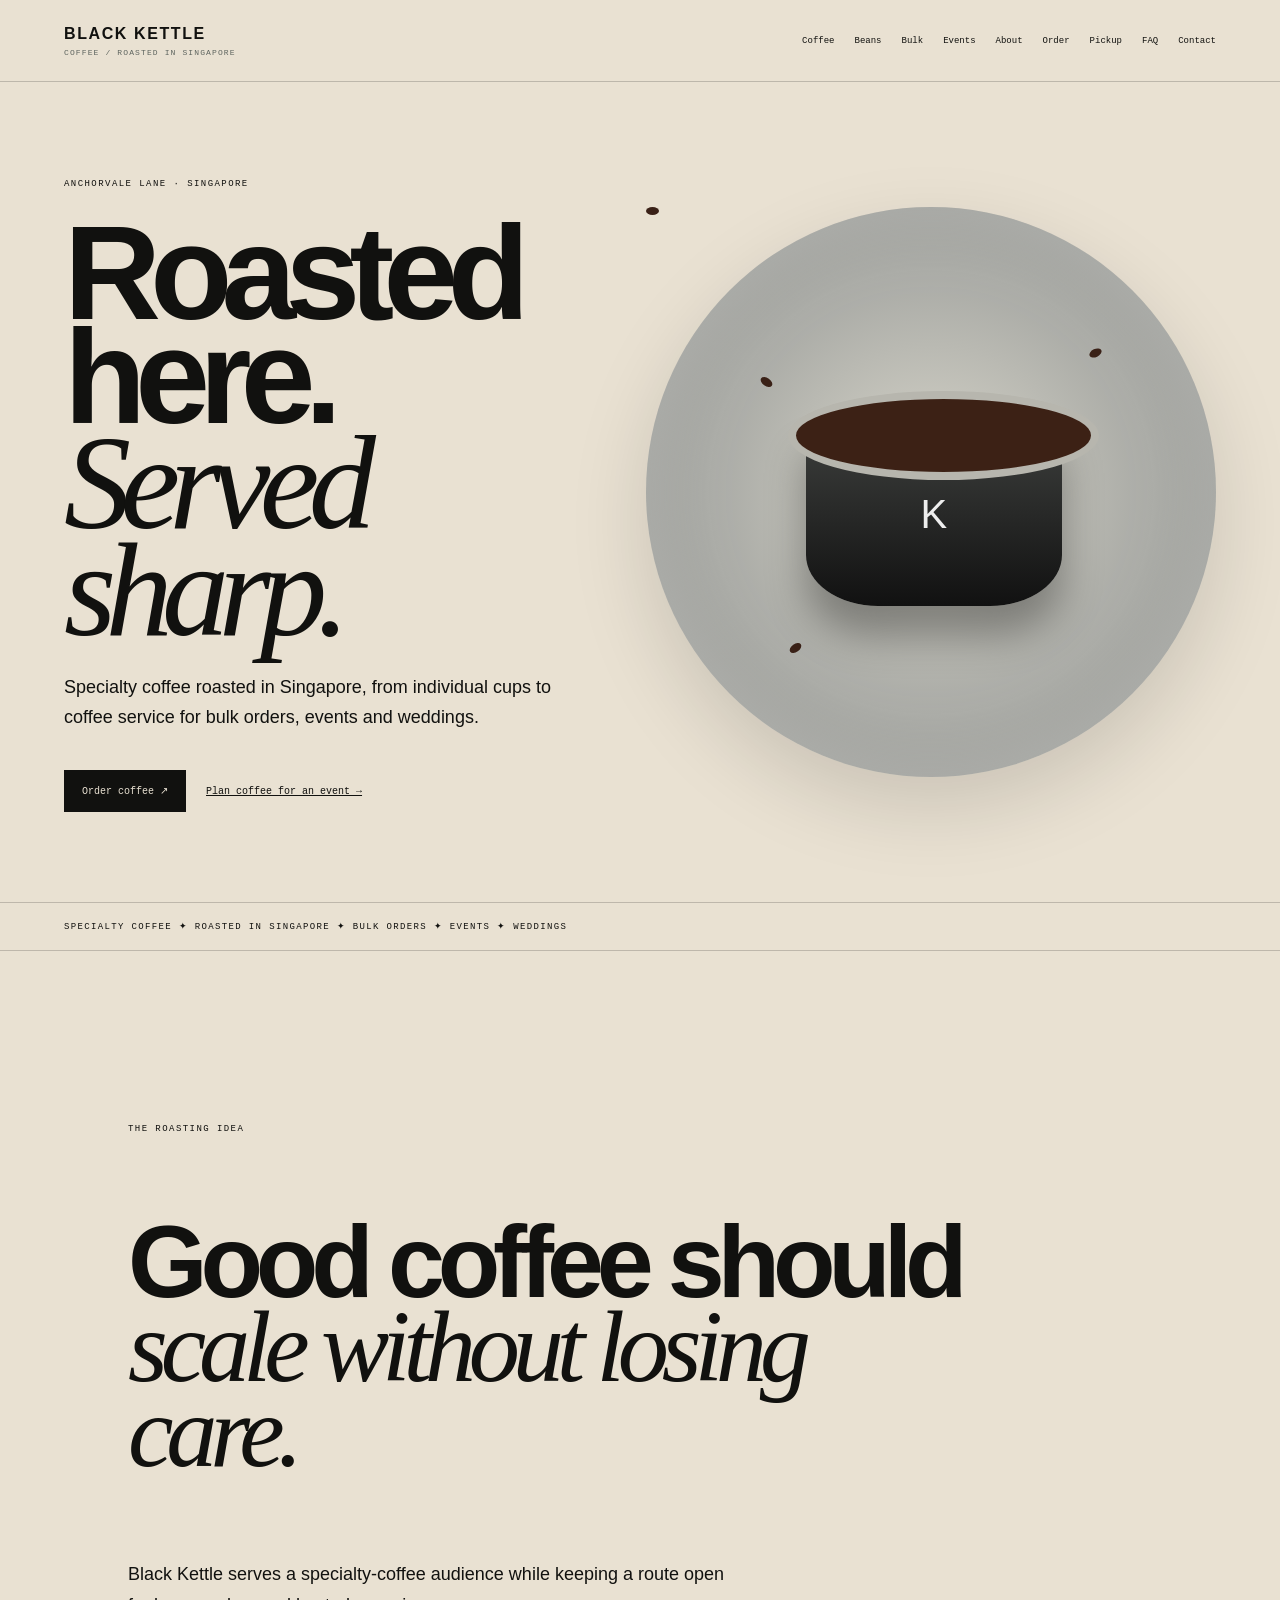
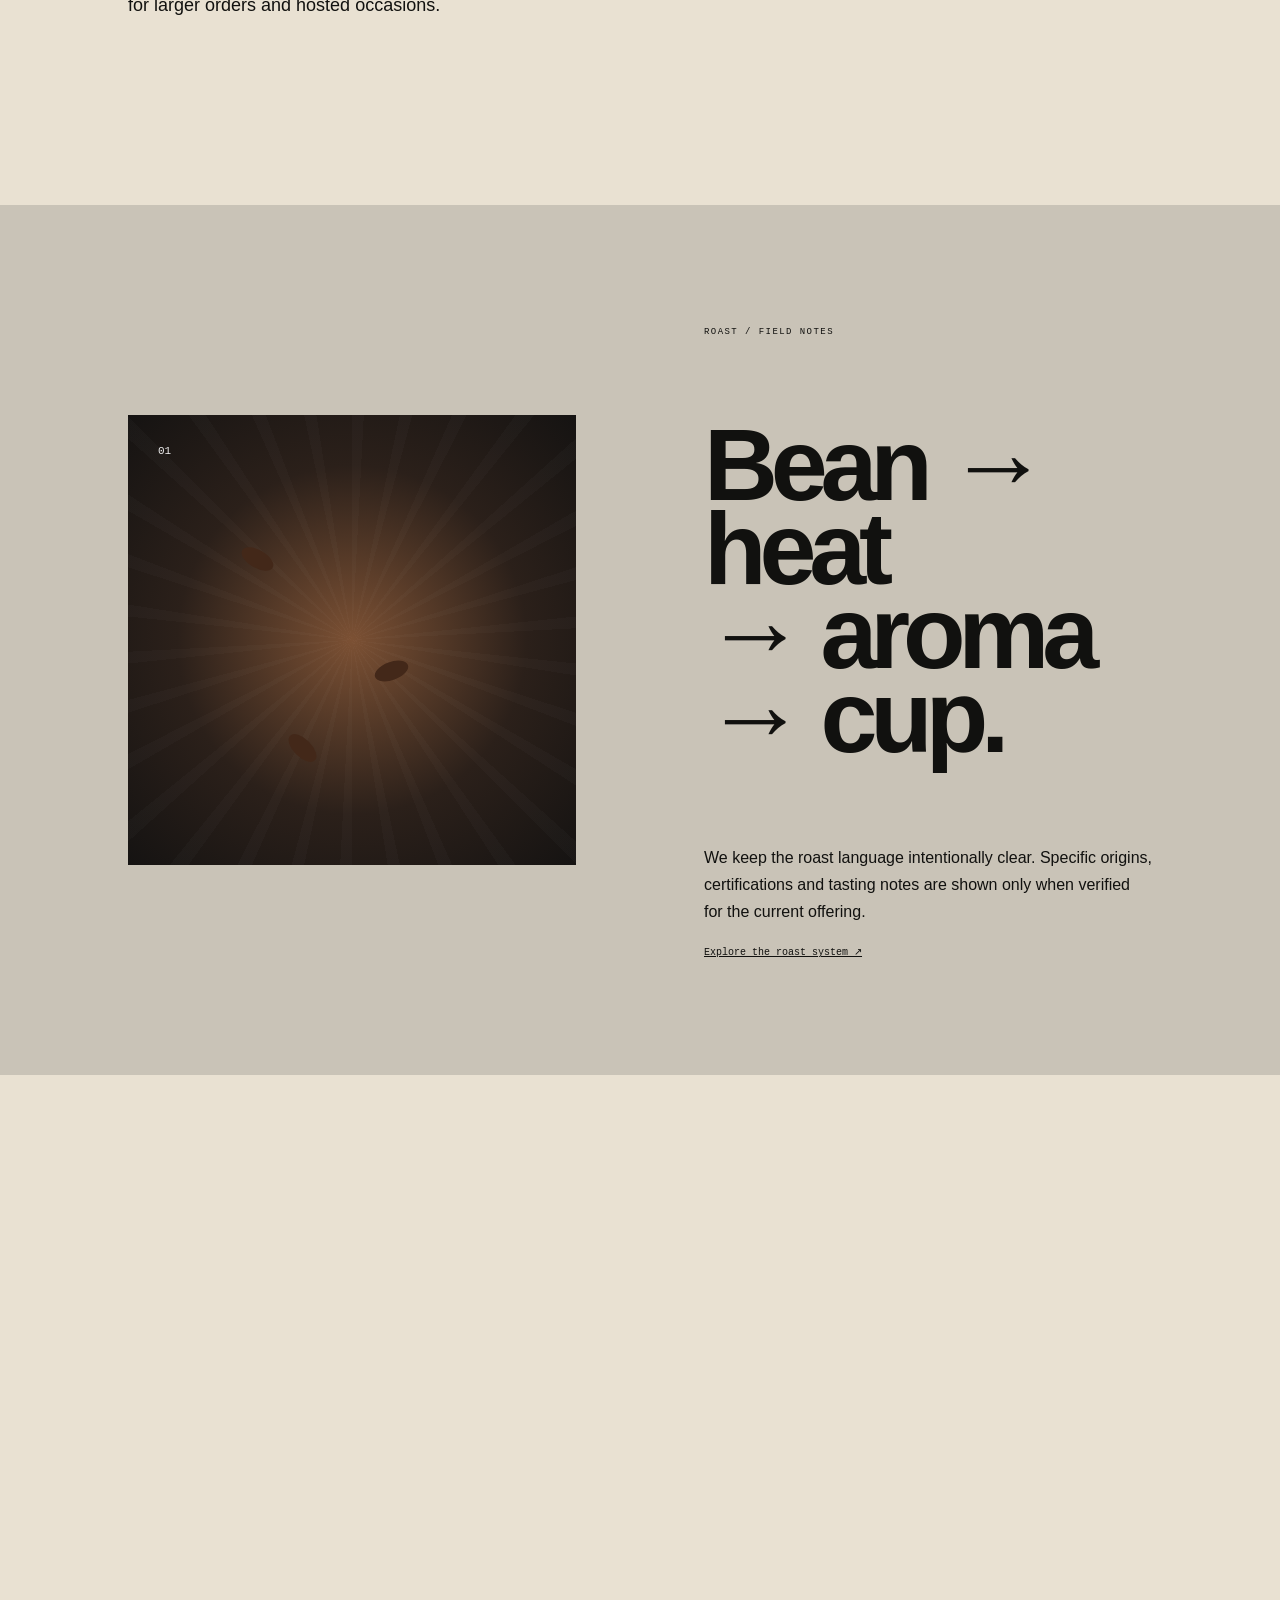
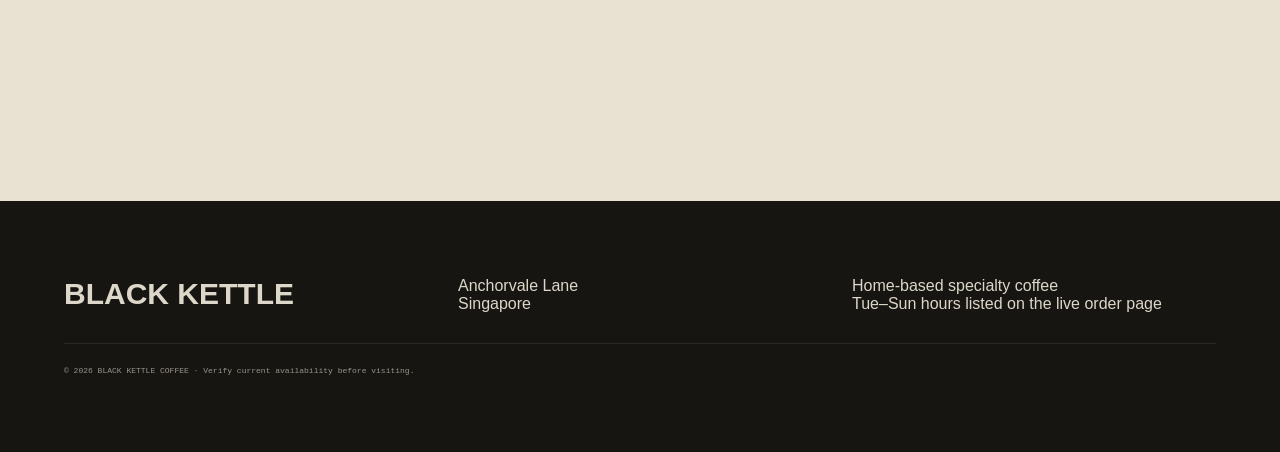
<file: index.html>
<!doctype html><html lang="en"><head><meta charset="utf-8"><meta name="viewport" content="width=device-width,initial-scale=1"><meta name="description" content="Black Kettle Coffee — specialty coffee roasted in Singapore, with bulk, event and wedding coffee services."><title>Black Kettle Coffee — Roasted in Singapore</title><link rel="stylesheet" href="css/style.css"></head><body><div class="loader">BLACK KETTLE / 01</div><header><a class="brand" href="index.html">BLACK KETTLE<small>COFFEE / ROASTED IN SINGAPORE</small></a><button id="toggle">MENU</button><nav><a href="menu.html">Coffee</a><a href="beans.html">Beans</a><a href="bulk.html">Bulk</a><a href="events.html">Events</a><a href="about.html">About</a><a href="order.html">Order</a><a href="pickup.html">Pickup</a><a href="faq.html">FAQ</a><a href="contact.html">Contact</a></nav></header><main><section class="hero"><div><small>ANCHORVALE LANE · SINGAPORE</small><h1>Roasted<br>here.<br><i>Served sharp.</i></h1><p>Specialty coffee roasted in Singapore, from individual cups to coffee service for bulk orders, events and weddings.</p><a class="btn" href="order.html">Order coffee ↗</a><a class="ghost" href="events.html">Plan coffee for an event →</a></div><div class="beanfield"><div class="kettle">K</div><span></span><span></span><span></span><span></span></div></section><div class="ticker">SPECIALTY COFFEE ✦ ROASTED IN SINGAPORE ✦ BULK ORDERS ✦ EVENTS ✦ WEDDINGS</div><section class="manifesto reveal"><small>THE ROASTING IDEA</small><h2>Good coffee should<br><i>scale without losing care.</i></h2><p>Black Kettle serves a specialty-coffee audience while keeping a route open for larger orders and hosted occasions.</p></section><section class="roast reveal"><div class="roast-stage"><b>01</b><i></i><i></i><i></i></div><div><small>ROAST / FIELD NOTES</small><h2>Bean → heat<br>→ aroma → cup.</h2><p>We keep the roast language intentionally clear. Specific origins, certifications and tasting notes are shown only when verified for the current offering.</p><a href="beans.html">Explore the roast system ↗</a></div></section><section class="event-band reveal"><small>SECOND REVENUE LANE</small><h2>One kettle.<br><i>Many good moments.</i></h2><a class="btn light" href="events.html">Plan an event ↗</a></section></main><footer><strong>BLACK KETTLE</strong><div>Anchorvale Lane<br>Singapore</div><div>Home-based specialty coffee<br>Tue–Sun hours listed on the live order page</div><small>© 2026 BLACK KETTLE COFFEE · Verify current availability before visiting.</small></footer><script src="js/app.js"></script>
</file>
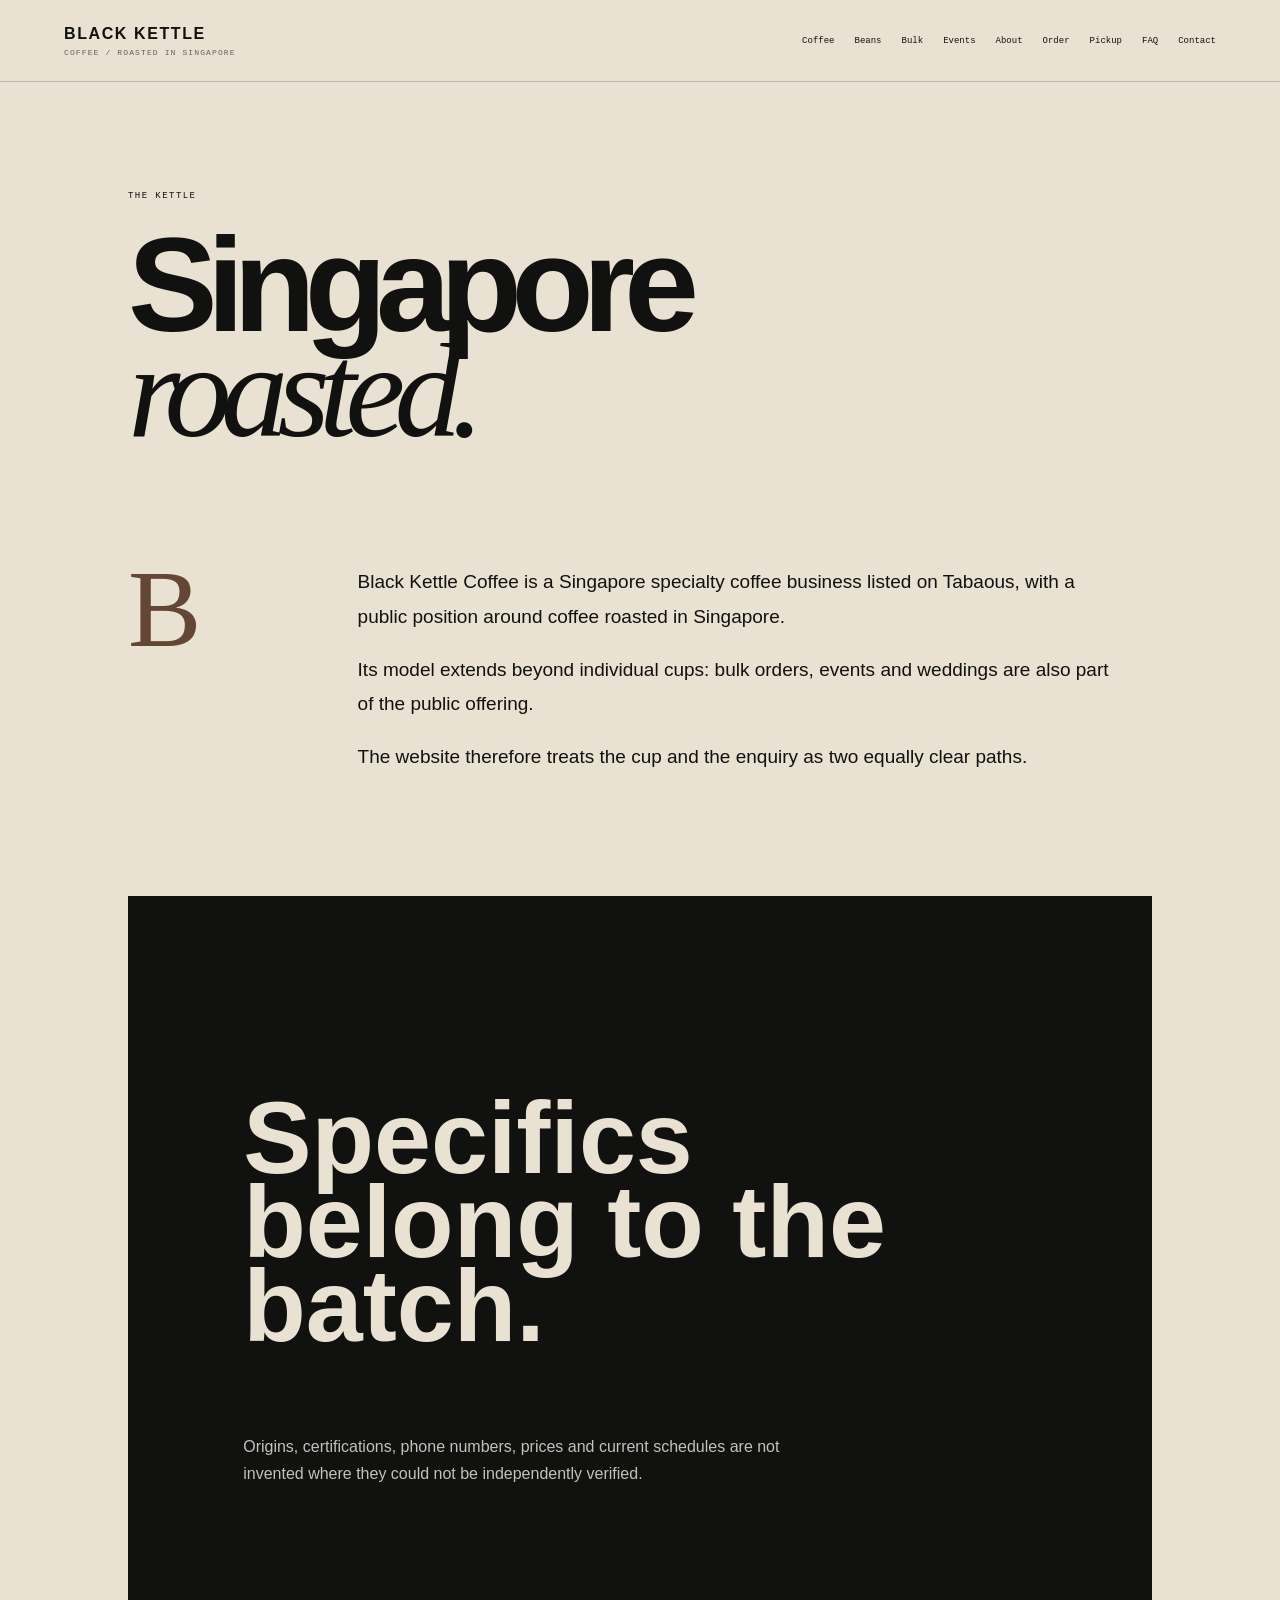
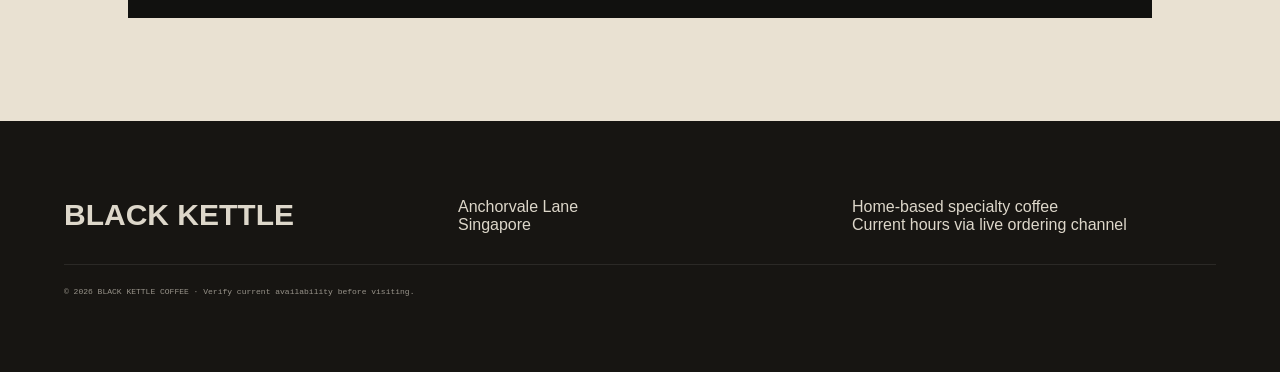
<file: about.html>
<!doctype html><html><head><meta charset="utf-8"><meta name="viewport" content="width=device-width,initial-scale=1"><title>About — Black Kettle</title><link rel="stylesheet" href="css/style.css"></head><body><header><a class="brand" href="index.html">BLACK KETTLE<small>COFFEE / ROASTED IN SINGAPORE</small></a><button id="toggle">MENU</button><nav><a href="menu.html">Coffee</a><a href="beans.html">Beans</a><a href="bulk.html">Bulk</a><a href="events.html">Events</a><a href="about.html">About</a><a href="order.html">Order</a><a href="pickup.html">Pickup</a><a href="faq.html">FAQ</a><a href="contact.html">Contact</a></nav></header><main class="inner"><small>THE KETTLE</small><h1>Singapore<br><i>roasted.</i></h1><div class="story reveal"><p>B</p><div><p>Black Kettle Coffee is a Singapore specialty coffee business listed on Tabaous, with a public position around coffee roasted in Singapore.</p><p>Its model extends beyond individual cups: bulk orders, events and weddings are also part of the public offering.</p><p>The website therefore treats the cup and the enquiry as two equally clear paths.</p></div></div><section class="dark"><h2>Specifics<br>belong to the batch.</h2><p>Origins, certifications, phone numbers, prices and current schedules are not invented where they could not be independently verified.</p></section></main><footer><strong>BLACK KETTLE</strong><div>Anchorvale Lane<br>Singapore</div><div>Home-based specialty coffee<br>Current hours via live ordering channel</div><small>© 2026 BLACK KETTLE COFFEE · Verify current availability before visiting.</small></footer><script src="js/app.js"></script></body></html>
</file>
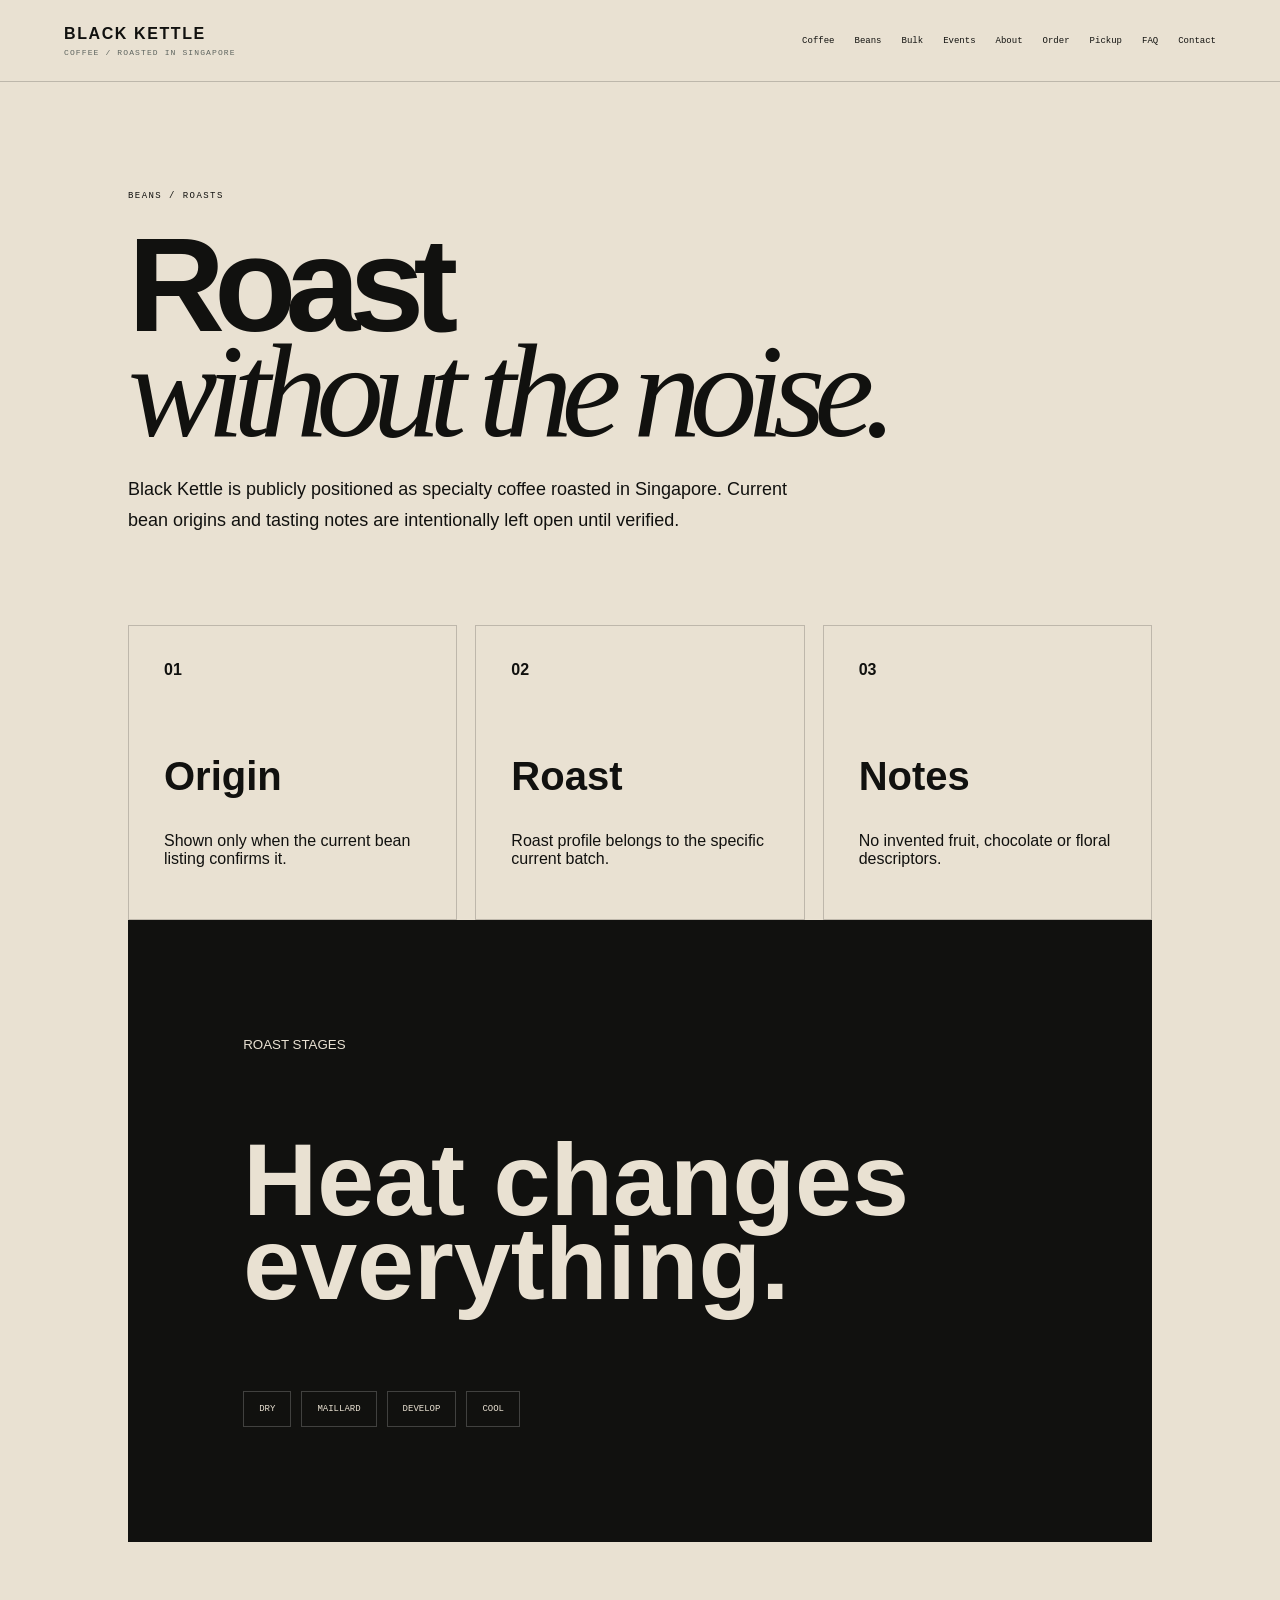
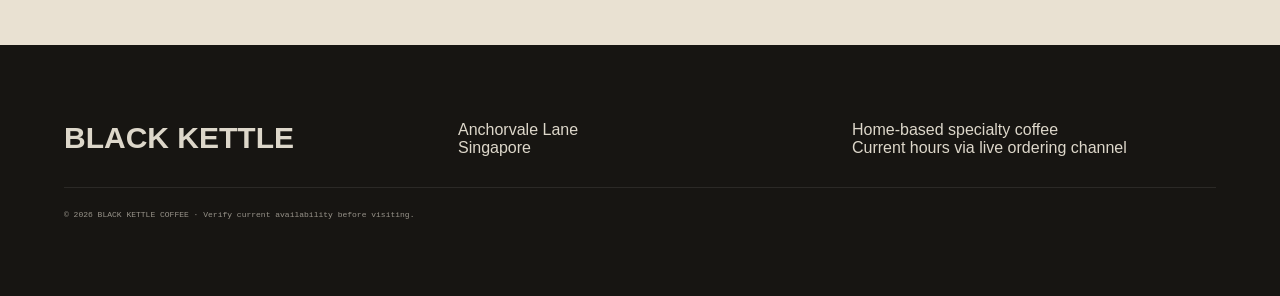
<file: beans.html>
<!doctype html><html><head><meta charset="utf-8"><meta name="viewport" content="width=device-width,initial-scale=1"><title>Beans & Roasts — Black Kettle</title><link rel="stylesheet" href="css/style.css"></head><body><header><a class="brand" href="index.html">BLACK KETTLE<small>COFFEE / ROASTED IN SINGAPORE</small></a><button id="toggle">MENU</button><nav><a href="menu.html">Coffee</a><a href="beans.html">Beans</a><a href="bulk.html">Bulk</a><a href="events.html">Events</a><a href="about.html">About</a><a href="order.html">Order</a><a href="pickup.html">Pickup</a><a href="faq.html">FAQ</a><a href="contact.html">Contact</a></nav></header><main class="inner"><small>BEANS / ROASTS</small><h1>Roast<br><i>without the noise.</i></h1><p>Black Kettle is publicly positioned as specialty coffee roasted in Singapore. Current bean origins and tasting notes are intentionally left open until verified.</p><div class="roast-grid"><article><b>01</b><h2>Origin</h2><p>Shown only when the current bean listing confirms it.</p></article><article><b>02</b><h2>Roast</h2><p>Roast profile belongs to the specific current batch.</p></article><article><b>03</b><h2>Notes</h2><p>No invented fruit, chocolate or floral descriptors.</p></article></div><section class="dark"><small>ROAST STAGES</small><h2>Heat changes<br>everything.</h2><div class="stages"><span>DRY</span><span>MAILLARD</span><span>DEVELOP</span><span>COOL</span></div></section></main><footer><strong>BLACK KETTLE</strong><div>Anchorvale Lane<br>Singapore</div><div>Home-based specialty coffee<br>Current hours via live ordering channel</div><small>© 2026 BLACK KETTLE COFFEE · Verify current availability before visiting.</small></footer><script src="js/app.js"></script></body></html>
</file>
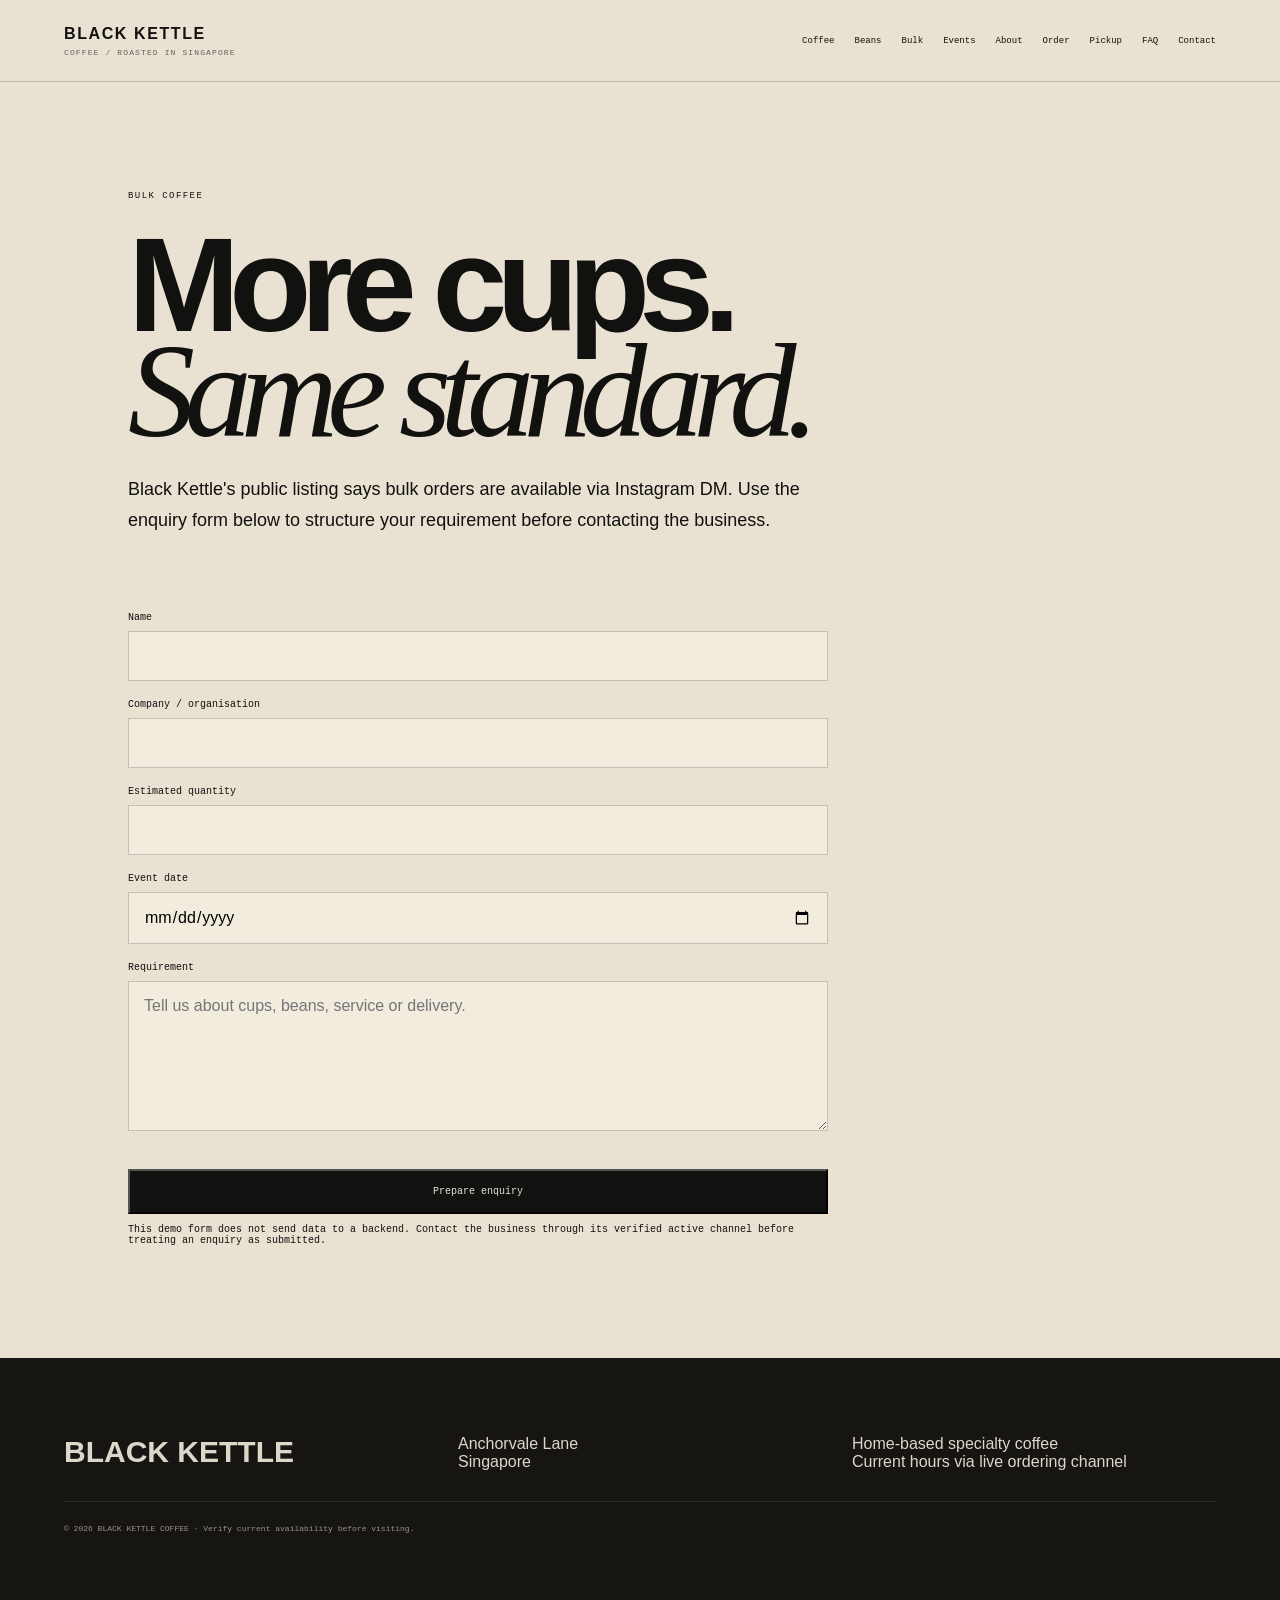
<file: bulk.html>
<!doctype html><html><head><meta charset="utf-8"><meta name="viewport" content="width=device-width,initial-scale=1"><title>Bulk Orders — Black Kettle</title><link rel="stylesheet" href="css/style.css"></head><body><header><a class="brand" href="index.html">BLACK KETTLE<small>COFFEE / ROASTED IN SINGAPORE</small></a><button id="toggle">MENU</button><nav><a href="menu.html">Coffee</a><a href="beans.html">Beans</a><a href="bulk.html">Bulk</a><a href="events.html">Events</a><a href="about.html">About</a><a href="order.html">Order</a><a href="pickup.html">Pickup</a><a href="faq.html">FAQ</a><a href="contact.html">Contact</a></nav></header><main class="inner"><small>BULK COFFEE</small><h1>More cups.<br><i>Same standard.</i></h1><p>Black Kettle's public listing says bulk orders are available via Instagram DM. Use the enquiry form below to structure your requirement before contacting the business.</p><form><label>Name<input required></label><label>Company / organisation<input></label><label>Estimated quantity<input type="number" min="1"></label><label>Event date<input type="date"></label><label>Requirement<textarea placeholder="Tell us about cups, beans, service or delivery."></textarea></label><button class="btn" type="submit">Prepare enquiry</button></form><p class="form-note">This demo form does not send data to a backend. Contact the business through its verified active channel before treating an enquiry as submitted.</p></main><footer><strong>BLACK KETTLE</strong><div>Anchorvale Lane<br>Singapore</div><div>Home-based specialty coffee<br>Current hours via live ordering channel</div><small>© 2026 BLACK KETTLE COFFEE · Verify current availability before visiting.</small></footer><script src="js/app.js"></script></body></html>
</file>
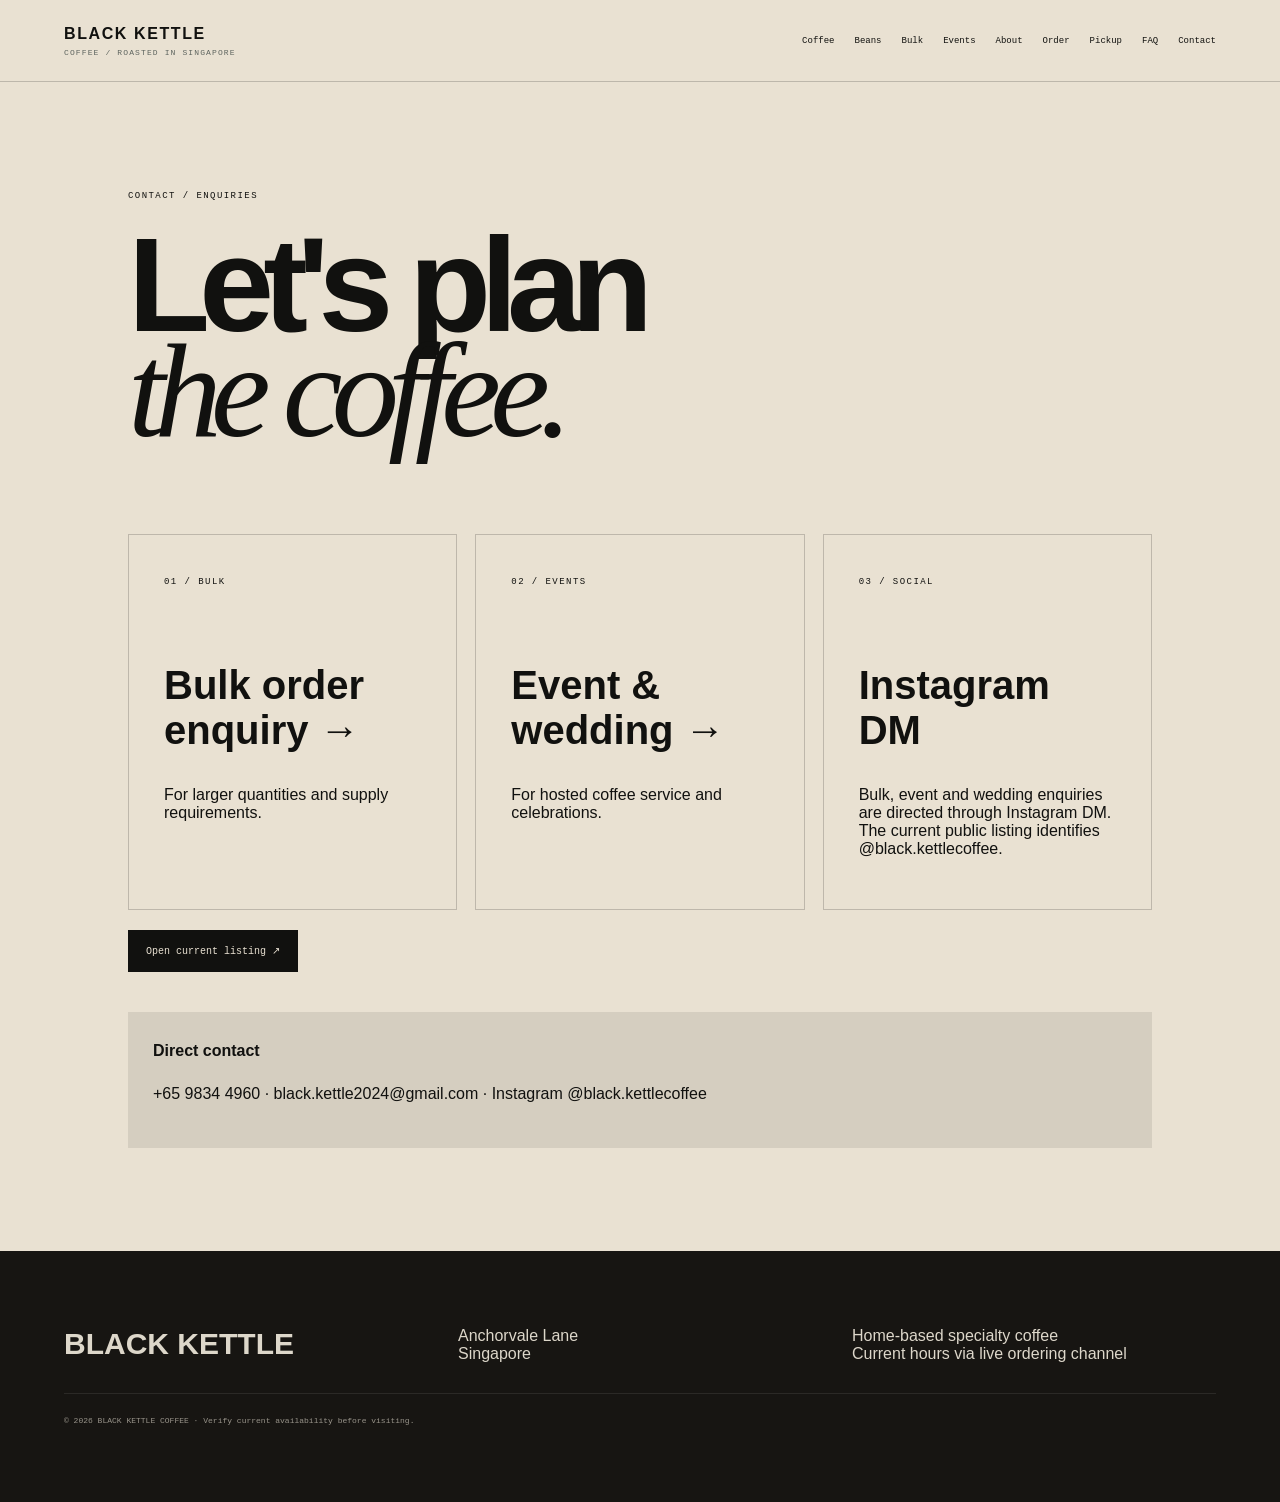
<file: contact.html>
<!doctype html><html><head><meta charset="utf-8"><meta name="viewport" content="width=device-width,initial-scale=1"><title>Contact — Black Kettle</title><link rel="stylesheet" href="css/style.css"></head><body><header><a class="brand" href="index.html">BLACK KETTLE<small>COFFEE / ROASTED IN SINGAPORE</small></a><button id="toggle">MENU</button><nav><a href="menu.html">Coffee</a><a href="beans.html">Beans</a><a href="bulk.html">Bulk</a><a href="events.html">Events</a><a href="about.html">About</a><a href="order.html">Order</a><a href="pickup.html">Pickup</a><a href="faq.html">FAQ</a><a href="contact.html">Contact</a></nav></header><main class="inner"><small>CONTACT / ENQUIRIES</small><h1>Let's plan<br><i>the coffee.</i></h1><div class="cards"><a href="bulk.html"><small>01 / BULK</small><h2>Bulk order enquiry →</h2><p>For larger quantities and supply requirements.</p></a><a href="events.html"><small>02 / EVENTS</small><h2>Event & wedding →</h2><p>For hosted coffee service and celebrations.</p></a><div><small>03 / SOCIAL</small><h2>Instagram DM</h2><p>Bulk, event and wedding enquiries are directed through Instagram DM. The current public listing identifies @black.kettlecoffee.</p></div></div><a class="btn" href="https://tabaous.com/blackkettlecoffee" target="_blank">Open current listing ↗</a><div class="notice"><b>Direct contact</b><p>+65 9834 4960 · black.kettle2024@gmail.com · Instagram @black.kettlecoffee</p></div></main><footer><strong>BLACK KETTLE</strong><div>Anchorvale Lane<br>Singapore</div><div>Home-based specialty coffee<br>Current hours via live ordering channel</div><small>© 2026 BLACK KETTLE COFFEE · Verify current availability before visiting.</small></footer><script src="js/app.js"></script></body></html>
</file>
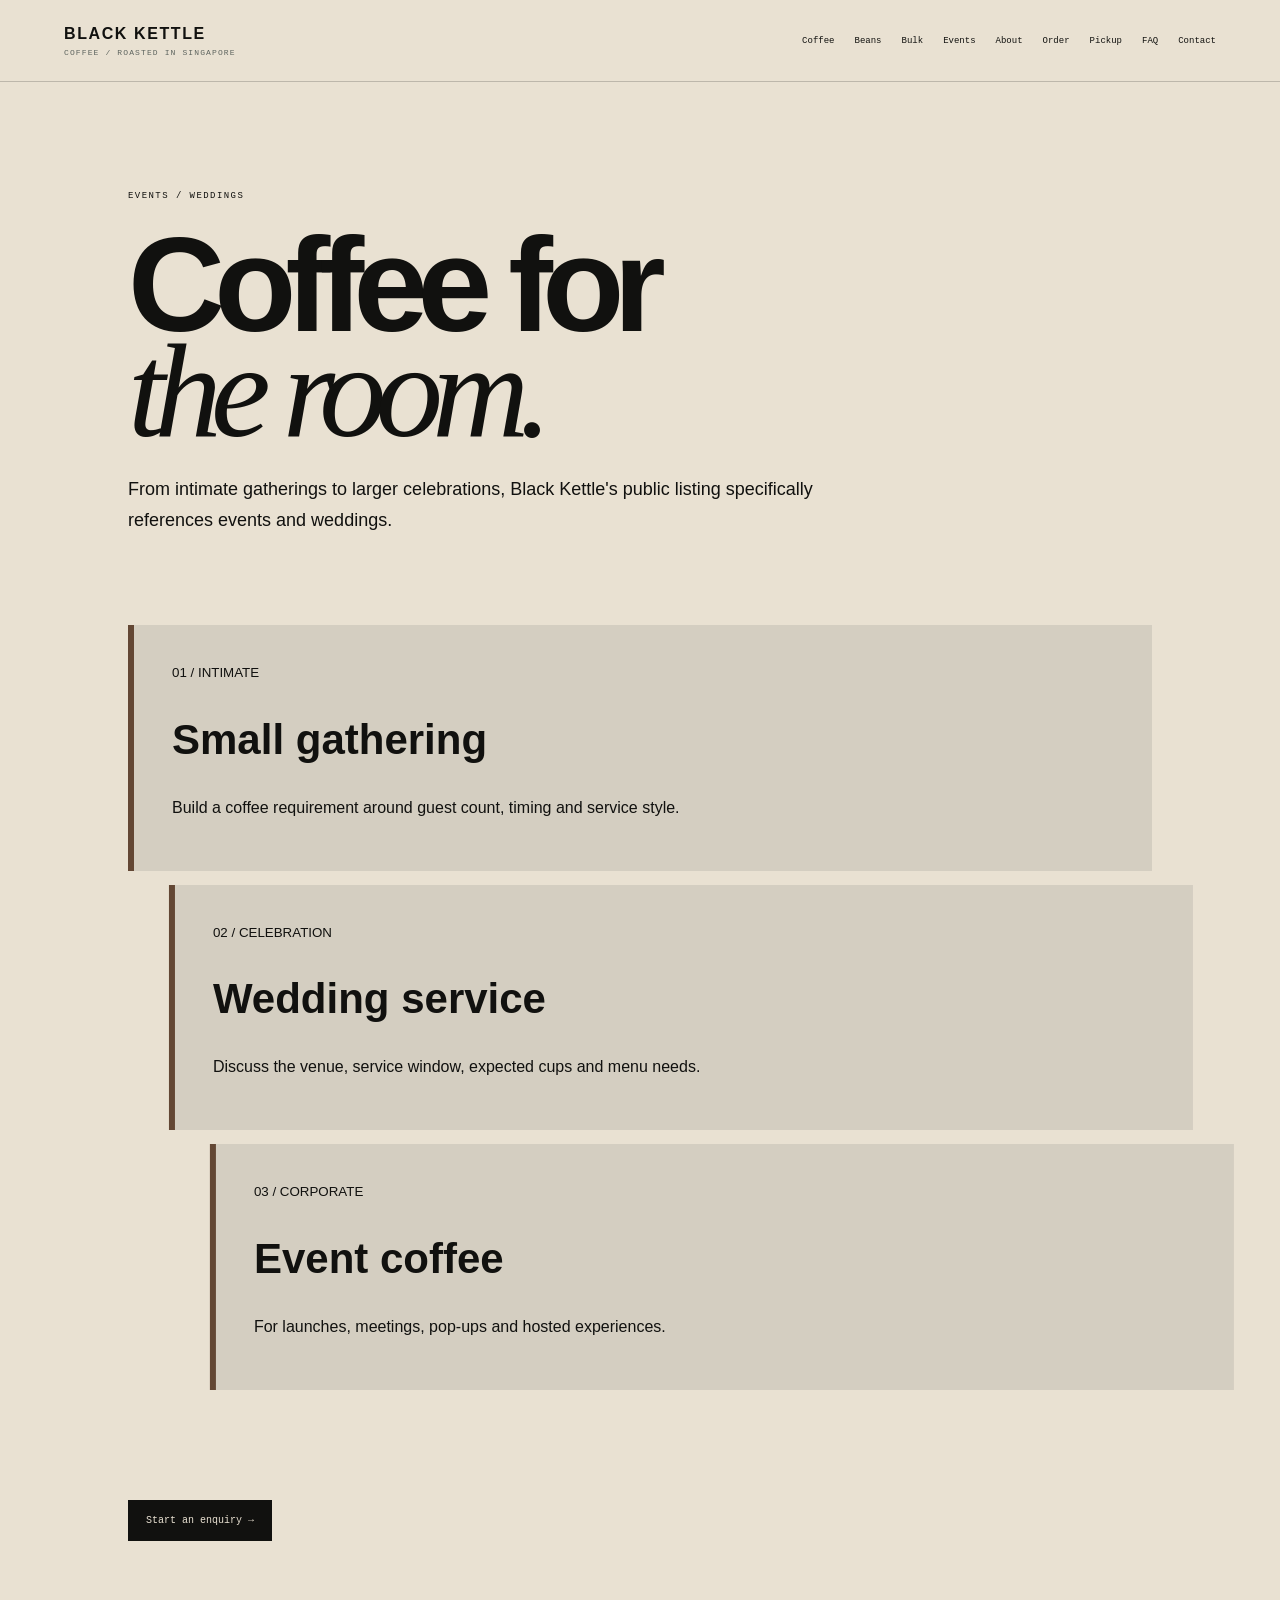
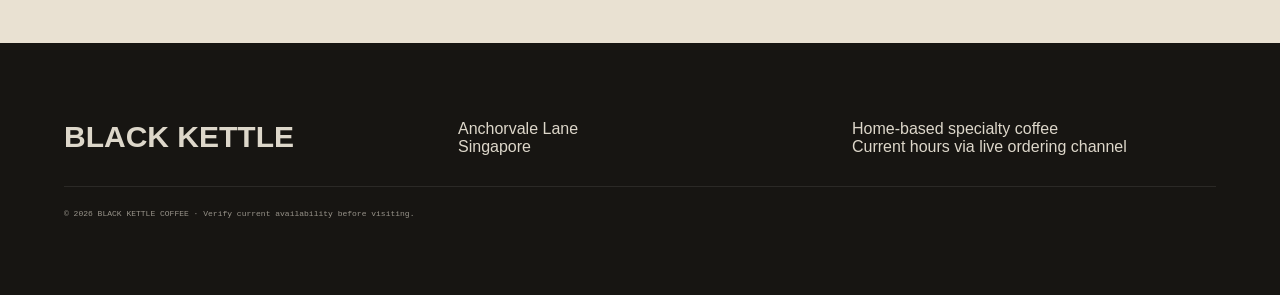
<file: events.html>
<!doctype html><html><head><meta charset="utf-8"><meta name="viewport" content="width=device-width,initial-scale=1"><title>Events & Weddings — Black Kettle</title><link rel="stylesheet" href="css/style.css"></head><body><header><a class="brand" href="index.html">BLACK KETTLE<small>COFFEE / ROASTED IN SINGAPORE</small></a><button id="toggle">MENU</button><nav><a href="menu.html">Coffee</a><a href="beans.html">Beans</a><a href="bulk.html">Bulk</a><a href="events.html">Events</a><a href="about.html">About</a><a href="order.html">Order</a><a href="pickup.html">Pickup</a><a href="faq.html">FAQ</a><a href="contact.html">Contact</a></nav></header><main class="inner"><small>EVENTS / WEDDINGS</small><h1>Coffee for<br><i>the room.</i></h1><p>From intimate gatherings to larger celebrations, Black Kettle's public listing specifically references events and weddings.</p><div class="event-stack"><article><small>01 / INTIMATE</small><h2>Small gathering</h2><p>Build a coffee requirement around guest count, timing and service style.</p></article><article><small>02 / CELEBRATION</small><h2>Wedding service</h2><p>Discuss the venue, service window, expected cups and menu needs.</p></article><article><small>03 / CORPORATE</small><h2>Event coffee</h2><p>For launches, meetings, pop-ups and hosted experiences.</p></article></div><a class="btn" href="bulk.html">Start an enquiry →</a></main><footer><strong>BLACK KETTLE</strong><div>Anchorvale Lane<br>Singapore</div><div>Home-based specialty coffee<br>Current hours via live ordering channel</div><small>© 2026 BLACK KETTLE COFFEE · Verify current availability before visiting.</small></footer><script src="js/app.js"></script></body></html>
</file>
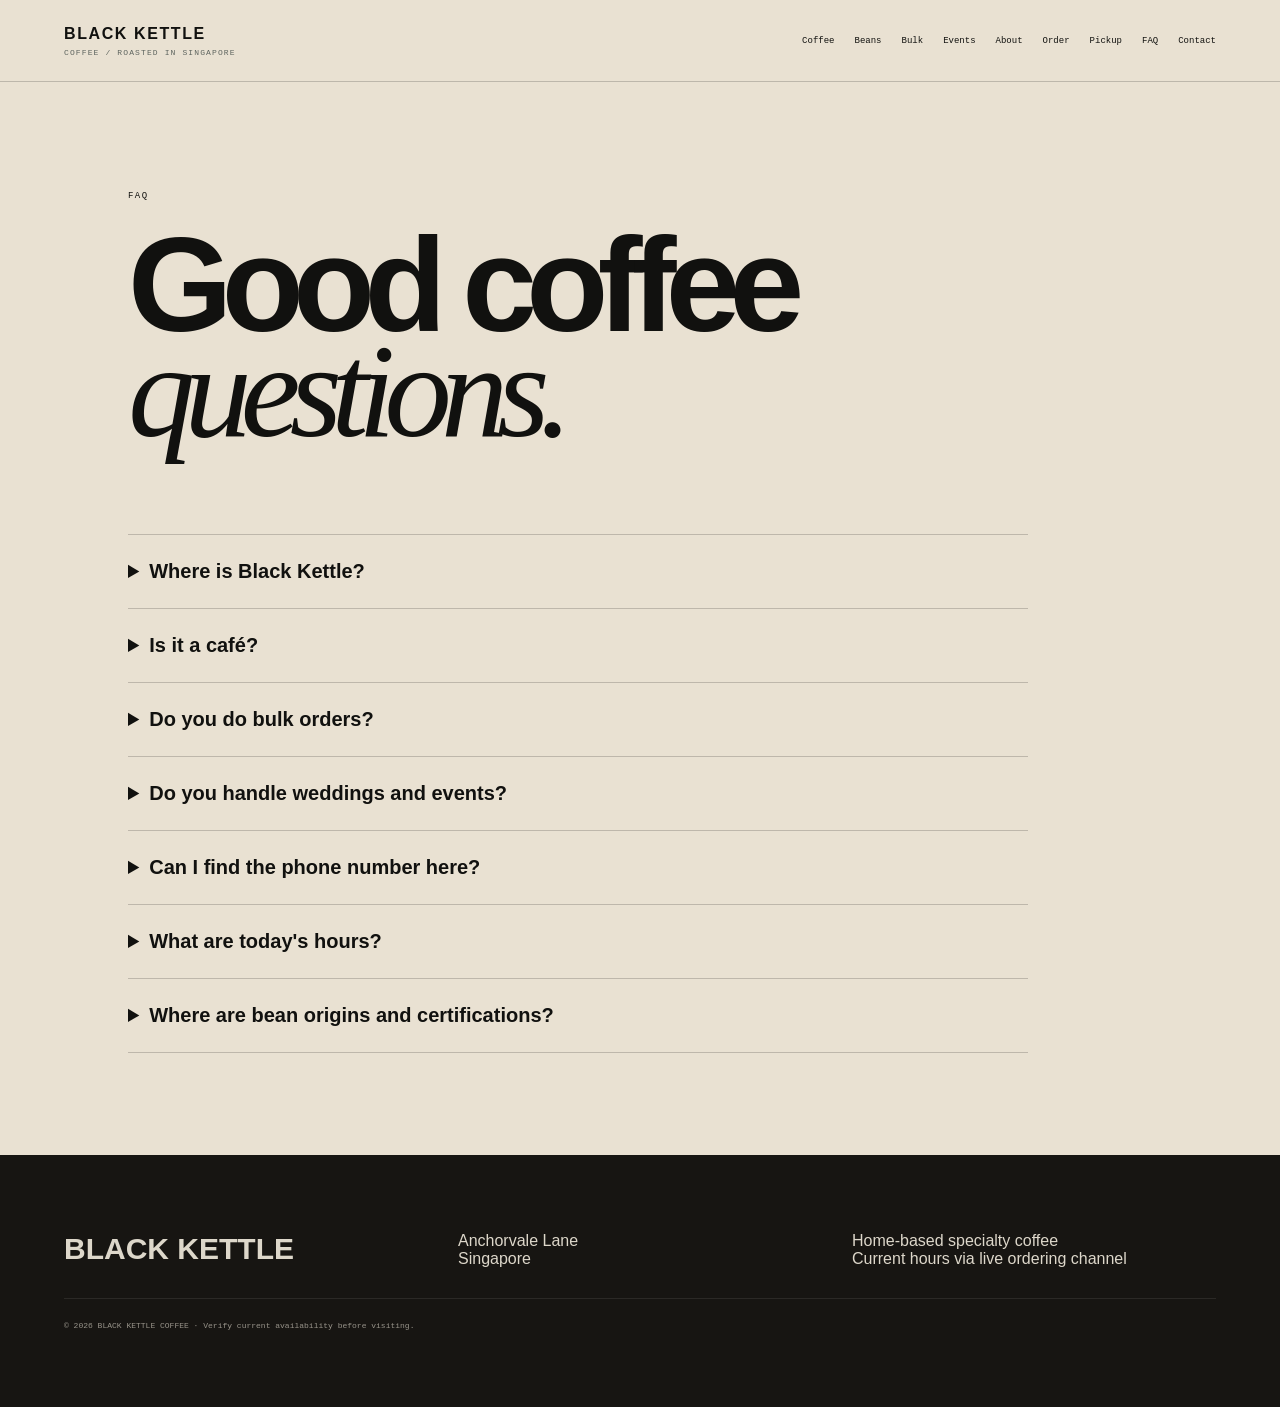
<file: faq.html>
<!doctype html><html><head><meta charset="utf-8"><meta name="viewport" content="width=device-width,initial-scale=1"><title>FAQ — Black Kettle</title><link rel="stylesheet" href="css/style.css"></head><body><header><a class="brand" href="index.html">BLACK KETTLE<small>COFFEE / ROASTED IN SINGAPORE</small></a><button id="toggle">MENU</button><nav><a href="menu.html">Coffee</a><a href="beans.html">Beans</a><a href="bulk.html">Bulk</a><a href="events.html">Events</a><a href="about.html">About</a><a href="order.html">Order</a><a href="pickup.html">Pickup</a><a href="faq.html">FAQ</a><a href="contact.html">Contact</a></nav></header><main class="inner"><small>FAQ</small><h1>Good coffee<br><i>questions.</i></h1><div class="faq"><details><summary>Where is Black Kettle?</summary><p>The current public listing gives 356B Anchorvale Lane, Singapore 542356.</p></details><details><summary>Is it a café?</summary><p>The current listing describes a home-based coffee business.</p></details><details><summary>Do you do bulk orders?</summary><p>Yes. The public listing specifically references bulk orders.</p></details><details><summary>Do you handle weddings and events?</summary><p>Yes. Events and weddings are publicly mentioned as enquiry types.</p></details><details><summary>Can I find the phone number here?</summary><p>The current public listing provides +65 9834 4960.</p></details><details><summary>What are today's hours?</summary><p>The current listing shows Mon closed; Tue 9:00 AM–4:30 PM; Wed 10:00 AM–4:30 PM; Thu–Sun 9:00 AM–4:30 PM. Check the live listing for special-hour changes.</p></details><details><summary>Where are bean origins and certifications?</summary><p>Only publish them when confirmed for the current offering. This site intentionally avoids inventing them.</p></details></div></main><footer><strong>BLACK KETTLE</strong><div>Anchorvale Lane<br>Singapore</div><div>Home-based specialty coffee<br>Current hours via live ordering channel</div><small>© 2026 BLACK KETTLE COFFEE · Verify current availability before visiting.</small></footer><script src="js/app.js"></script></body></html>
</file>
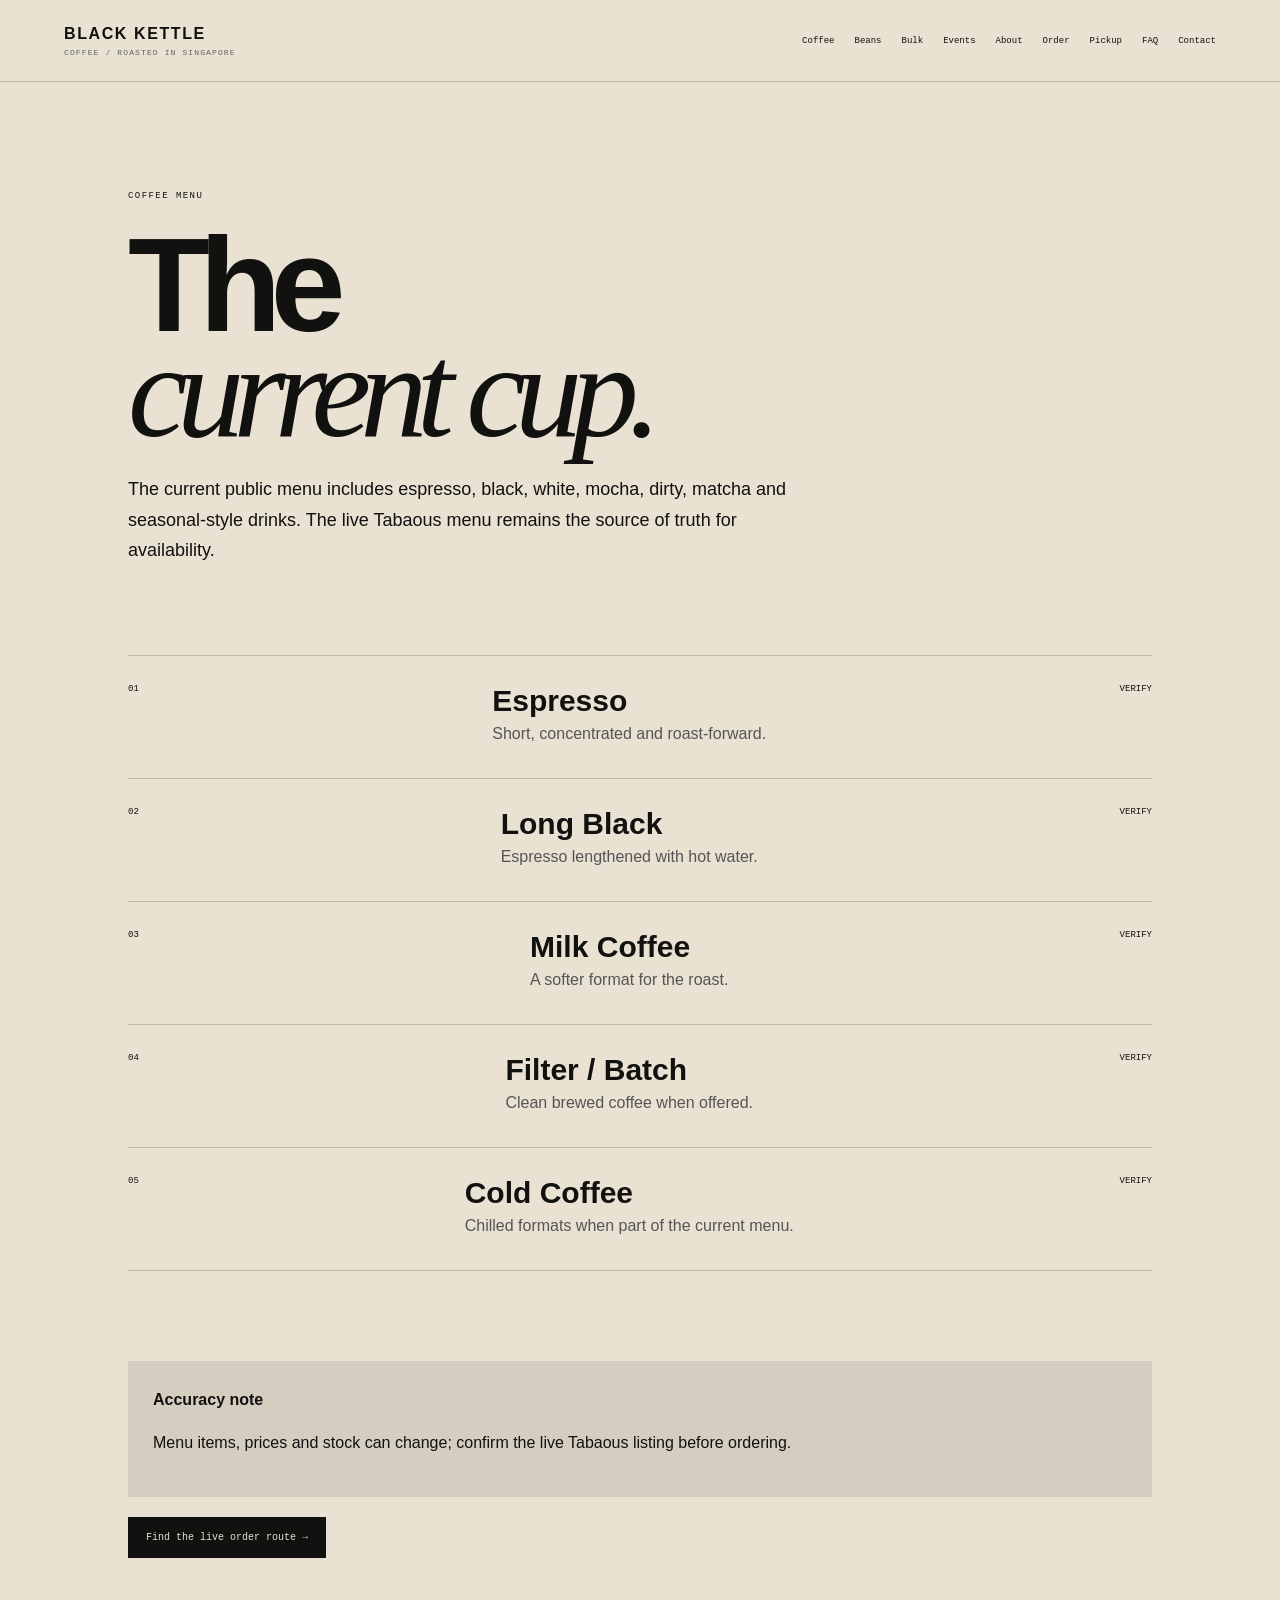
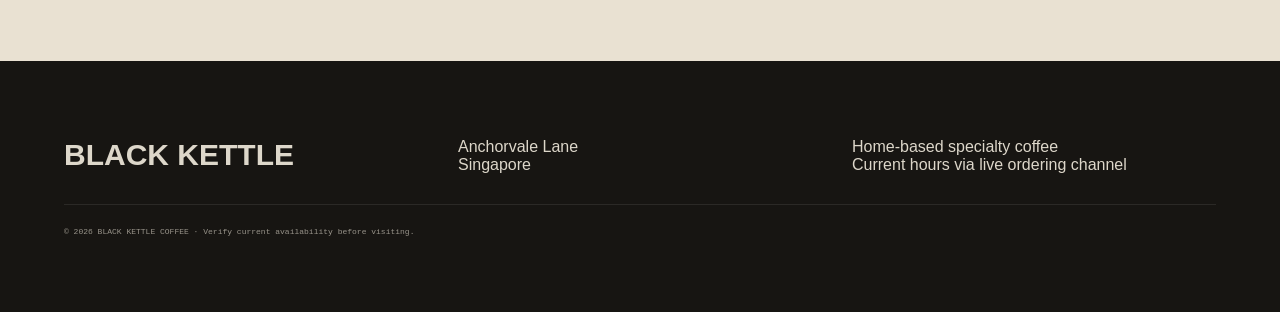
<file: menu.html>
<!doctype html><html><head><meta charset="utf-8"><meta name="viewport" content="width=device-width,initial-scale=1"><title>Coffee Menu — Black Kettle</title><link rel="stylesheet" href="css/style.css"></head><body><header><a class="brand" href="index.html">BLACK KETTLE<small>COFFEE / ROASTED IN SINGAPORE</small></a><button id="toggle">MENU</button><nav><a href="menu.html">Coffee</a><a href="beans.html">Beans</a><a href="bulk.html">Bulk</a><a href="events.html">Events</a><a href="about.html">About</a><a href="order.html">Order</a><a href="pickup.html">Pickup</a><a href="faq.html">FAQ</a><a href="contact.html">Contact</a></nav></header><main class="inner"><small>COFFEE MENU</small><h1>The<br><i>current cup.</i></h1><p>The current public menu includes espresso, black, white, mocha, dirty, matcha and seasonal-style drinks. The live Tabaous menu remains the source of truth for availability.</p><div class="menu-list"><article><span>01</span><div><h2>Espresso</h2><p>Short, concentrated and roast-forward.</p></div><b>VERIFY</b></article><article><span>02</span><div><h2>Long Black</h2><p>Espresso lengthened with hot water.</p></div><b>VERIFY</b></article><article><span>03</span><div><h2>Milk Coffee</h2><p>A softer format for the roast.</p></div><b>VERIFY</b></article><article><span>04</span><div><h2>Filter / Batch</h2><p>Clean brewed coffee when offered.</p></div><b>VERIFY</b></article><article><span>05</span><div><h2>Cold Coffee</h2><p>Chilled formats when part of the current menu.</p></div><b>VERIFY</b></article></div><div class="notice"><b>Accuracy note</b><p>Menu items, prices and stock can change; confirm the live Tabaous listing before ordering.</p></div><a class="btn" href="order.html">Find the live order route →</a></main><footer><strong>BLACK KETTLE</strong><div>Anchorvale Lane<br>Singapore</div><div>Home-based specialty coffee<br>Current hours via live ordering channel</div><small>© 2026 BLACK KETTLE COFFEE · Verify current availability before visiting.</small></footer><script src="js/app.js"></script></body></html>
</file>
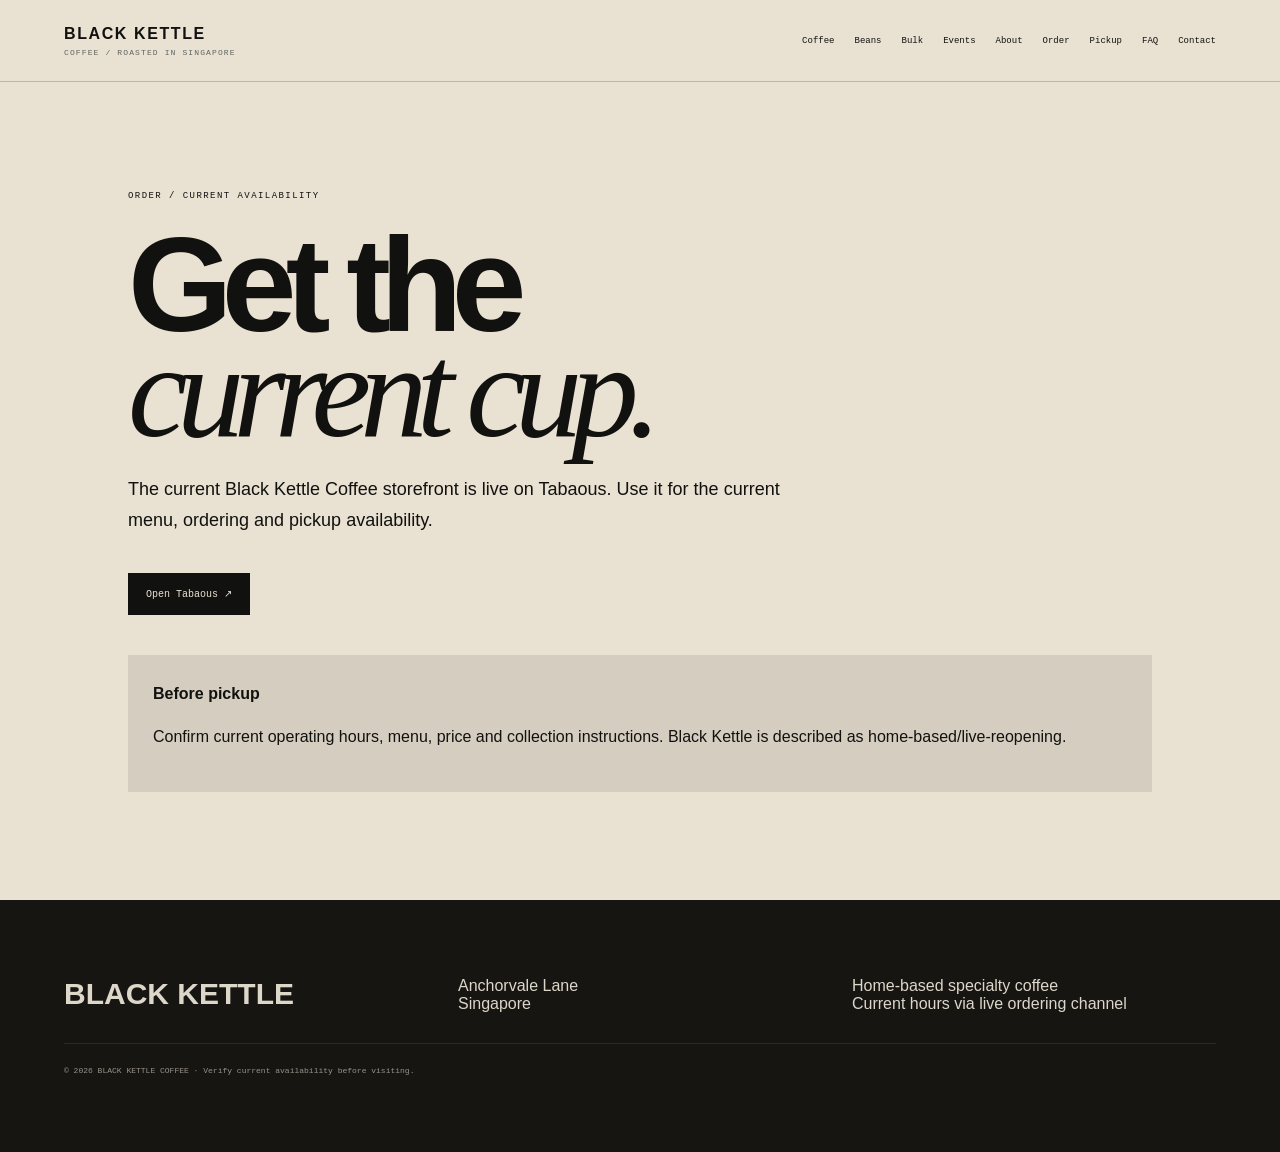
<file: order.html>
<!doctype html><html><head><meta charset="utf-8"><meta name="viewport" content="width=device-width,initial-scale=1"><title>Order — Black Kettle</title><link rel="stylesheet" href="css/style.css"></head><body><header><a class="brand" href="index.html">BLACK KETTLE<small>COFFEE / ROASTED IN SINGAPORE</small></a><button id="toggle">MENU</button><nav><a href="menu.html">Coffee</a><a href="beans.html">Beans</a><a href="bulk.html">Bulk</a><a href="events.html">Events</a><a href="about.html">About</a><a href="order.html">Order</a><a href="pickup.html">Pickup</a><a href="faq.html">FAQ</a><a href="contact.html">Contact</a></nav></header><main class="inner"><small>ORDER / CURRENT AVAILABILITY</small><h1>Get the<br><i>current cup.</i></h1><p>The current Black Kettle Coffee storefront is live on Tabaous. Use it for the current menu, ordering and pickup availability.</p><a class="btn" href="https://tabaous.com/blackkettlecoffee" target="_blank">Open Tabaous ↗</a><div class="notice"><b>Before pickup</b><p>Confirm current operating hours, menu, price and collection instructions. Black Kettle is described as home-based/live-reopening.</p></div></main><footer><strong>BLACK KETTLE</strong><div>Anchorvale Lane<br>Singapore</div><div>Home-based specialty coffee<br>Current hours via live ordering channel</div><small>© 2026 BLACK KETTLE COFFEE · Verify current availability before visiting.</small></footer><script src="js/app.js"></script></body></html>
</file>
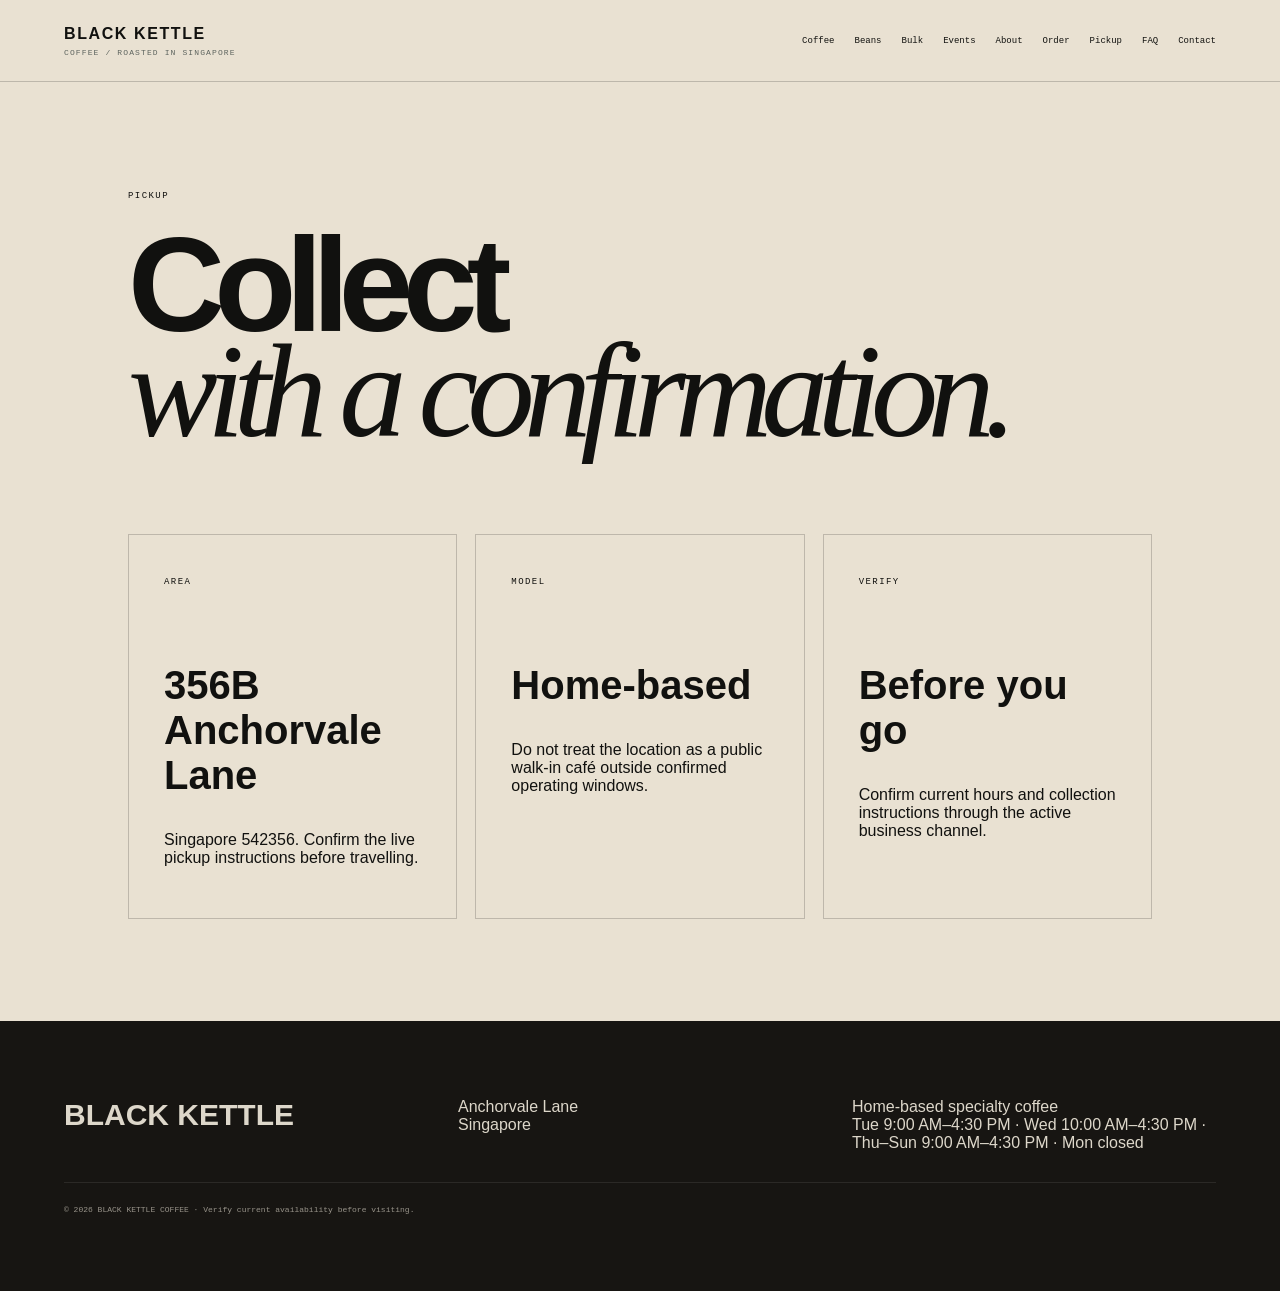
<file: pickup.html>
<!doctype html><html><head><meta charset="utf-8"><meta name="viewport" content="width=device-width,initial-scale=1"><title>Pickup — Black Kettle</title><link rel="stylesheet" href="css/style.css"></head><body><header><a class="brand" href="index.html">BLACK KETTLE<small>COFFEE / ROASTED IN SINGAPORE</small></a><button id="toggle">MENU</button><nav><a href="menu.html">Coffee</a><a href="beans.html">Beans</a><a href="bulk.html">Bulk</a><a href="events.html">Events</a><a href="about.html">About</a><a href="order.html">Order</a><a href="pickup.html">Pickup</a><a href="faq.html">FAQ</a><a href="contact.html">Contact</a></nav></header><main class="inner"><small>PICKUP</small><h1>Collect<br><i>with a confirmation.</i></h1><div class="cards"><article><small>AREA</small><h2>356B Anchorvale Lane</h2><p>Singapore 542356. Confirm the live pickup instructions before travelling.</p></article><article><small>MODEL</small><h2>Home-based</h2><p>Do not treat the location as a public walk-in café outside confirmed operating windows.</p></article><article><small>VERIFY</small><h2>Before you go</h2><p>Confirm current hours and collection instructions through the active business channel.</p></article></div></main><footer><strong>BLACK KETTLE</strong><div>Anchorvale Lane<br>Singapore</div><div>Home-based specialty coffee<br>Tue 9:00 AM–4:30 PM · Wed 10:00 AM–4:30 PM · Thu–Sun 9:00 AM–4:30 PM · Mon closed</div><small>© 2026 BLACK KETTLE COFFEE · Verify current availability before visiting.</small></footer><script src="js/app.js"></script></body></html>
</file>
<file: css/style.css>
:root{--ink:#11110f;--paper:#e9e1d2;--metal:#9da09c;--brown:#634734;--line:#11110f33;--mono:"Courier New",monospace;--serif:Georgia,serif}*{box-sizing:border-box}body{margin:0;background:var(--paper);color:var(--ink);font-family:Arial,sans-serif;overflow-x:hidden}a{color:inherit;text-decoration:none}.loader{position:fixed;inset:0;z-index:100;display:grid;place-items:center;background:var(--ink);color:var(--paper);font:11px var(--mono);letter-spacing:.18em;transition:opacity .7s,visibility .7s}.loader.done{opacity:0;visibility:hidden;pointer-events:none}header{height:82px;border-bottom:1px solid var(--line);display:flex;align-items:center;justify-content:space-between;padding:0 5vw;position:relative;z-index:20;background:#e9e1d2ee;backdrop-filter:blur(10px)}.brand{font-weight:900;letter-spacing:.1em}.brand small{display:block;font:8px var(--mono);letter-spacing:.14em;margin-top:5px;color:#5d635e}nav{display:flex;gap:20px;font:9px var(--mono)}#toggle{display:none;background:none;border:0;font:10px var(--mono)}main{min-height:calc(100vh - 82px)}.hero{min-height:calc(100vh - 82px);display:grid;grid-template-columns:1fr 1fr;align-items:center;padding:7vw 5vw;gap:5vw}.hero small,.inner>small,.manifesto small,.roast small,.event-band small,.cards small{font:9px var(--mono);letter-spacing:.16em}.hero h1,.inner h1{font-size:clamp(70px,10.5vw,145px);line-height:.78;letter-spacing:-.08em;margin:30px 0}.hero h1 i,.inner h1 i,h2 i{font-family:var(--serif);font-weight:500}.hero p{font-size:18px;line-height:1.65;max-width:560px}.btn{display:inline-block;background:var(--ink);color:var(--paper);padding:15px 18px;font:10px var(--mono);margin-top:20px}.ghost{display:inline-block;margin:20px 0 0 20px;font:10px var(--mono);text-decoration:underline}.beanfield{width:min(45vw,570px);aspect-ratio:1;justify-self:end;border-radius:50%;background:radial-gradient(circle,#d9d7cc,#a9aaa5 55%,#6b6d68);position:relative;box-shadow:inset 0 0 90px #fff6,0 30px 80px #0002}.kettle{position:absolute;z-index:2;width:45%;height:32%;left:28%;top:38%;border-radius:0 0 28% 28%;background:linear-gradient(#3e403e,#111);display:grid;place-items:center;color:#eee;font-size:40px;box-shadow:0 30px 40px #0005}.kettle:before{content:"";position:absolute;width:115%;height:40%;left:-7%;top:-18%;border-radius:50%;background:#3c2115;border:8px solid #b7b6ae}.beanfield span{position:absolute;width:13px;height:8px;border-radius:50%;background:#3a2117;animation:bean 6s infinite}.beanfield span:nth-child(2){left:20%;top:30%;transform:rotate(35deg)}.beanfield span:nth-child(3){right:20%;top:25%;transform:rotate(-25deg)}.beanfield span:nth-child(4){left:25%;bottom:22%;transform:rotate(-35deg)}.ticker{padding:18px 5vw;border-block:1px solid var(--line);font:9px var(--mono);letter-spacing:.15em;white-space:nowrap;overflow:hidden}.manifesto{padding:13vw 10vw;max-width:1100px}.manifesto h2,.roast h2,.event-band h2{font-size:clamp(55px,8vw,120px);line-height:.82;letter-spacing:-.07em}.manifesto p{max-width:600px;font-size:18px;line-height:1.7}.roast{padding:9vw 10vw;display:grid;grid-template-columns:1fr 1fr;gap:10vw;align-items:center;background:#c9c3b7}.roast-stage{height:450px;background:radial-gradient(circle,#7c5134,#2b201a 55%,#151312);position:relative;overflow:hidden}.roast-stage:after{content:"";position:absolute;inset:-30%;background:repeating-conic-gradient(#ffffff05 0 3deg,transparent 3deg 12deg);animation:spin 20s linear infinite}.roast-stage b{position:absolute;z-index:2;left:30px;top:30px;color:#eee;font:11px var(--mono)}.roast-stage i{position:absolute;width:35px;height:18px;background:#432819;border-radius:50%;z-index:2}.roast-stage i:nth-of-type(1){left:25%;top:30%;transform:rotate(30deg)}.roast-stage i:nth-of-type(2){left:55%;top:55%;transform:rotate(-20deg)}.roast-stage i:nth-of-type(3){left:35%;top:72%;transform:rotate(45deg)}.roast p{line-height:1.7;max-width:560px}.roast a{font:10px var(--mono);text-decoration:underline}.event-band{padding:12vw 5vw;background:var(--brown);color:var(--paper)}.light{background:var(--paper);color:var(--ink)}.inner{padding:8vw 10vw}.inner>p{font-size:18px;line-height:1.7;max-width:700px}.menu-list{margin:7vw 0;border-top:1px solid var(--line)}.menu-list article{display:flex;gap:25px;justify-content:space-between;padding:28px 0;border-bottom:1px solid var(--line)}.menu-list span,.menu-list b{font:9px var(--mono)}.menu-list h2{font-size:30px;margin:0}.menu-list p{margin:7px 0;color:#555}.roast-grid,.cards{display:grid;grid-template-columns:repeat(3,1fr);gap:18px;margin-top:7vw}.roast-grid article,.cards article,.cards>a,.cards>div{border:1px solid var(--line);padding:35px;min-height:280px;transition:.4s}.roast-grid article:hover,.cards>a:hover{transform:rotate(2deg) translateY(-5px);background:#d8d0c0}.roast-grid h2,.cards h2{font-size:40px;margin-top:75px}.dark{background:var(--ink);color:var(--paper);padding:9vw;position:relative;overflow:hidden}.dark h2{font-size:clamp(55px,8vw,110px);line-height:.82}.dark p{max-width:600px;line-height:1.7;color:#c4c1b8}.stages{display:flex;gap:10px;flex-wrap:wrap;margin-top:50px}.stages span{padding:12px 15px;border:1px solid #fff3;font:9px var(--mono)}.event-stack{display:grid;gap:14px;margin:7vw 0}.event-stack article{padding:38px;background:#d4cec1;border-left:6px solid var(--brown);transition:.5s}.event-stack article:nth-child(2){transform:translateX(4%)}.event-stack article:nth-child(3){transform:translateX(8%)}.event-stack h2{font-size:42px}.feature{display:grid;grid-template-columns:1fr 1fr;gap:7vw;margin-top:8vw}.feature>div{height:500px;background:radial-gradient(circle,#d8b59c,#6e4937 55%,#191716);display:grid;place-items:center}.feature span{font-size:100px;color:#fff7}.story{display:grid;grid-template-columns:140px 1fr;gap:7vw;max-width:1000px;margin:8vw 0;font-size:19px;line-height:1.8}.story>p{font:110px Georgia;color:var(--brown);margin:0}.notice{padding:25px;background:#d5cec0;margin-top:40px;line-height:1.7}.steps{display:grid;grid-template-columns:repeat(3,1fr);border-top:1px solid var(--line);margin-top:9vw}.steps div{padding:35px;border-right:1px solid var(--line);font:10px var(--mono)}.steps h2{font-size:34px;margin-top:65px}.faq{max-width:900px;margin-top:7vw;border-top:1px solid var(--line)}details{padding:25px 0;border-bottom:1px solid var(--line)}summary{cursor:pointer;font-size:20px;font-weight:700}details p{line-height:1.7;max-width:700px}form{max-width:700px;margin-top:6vw;display:grid;gap:18px}label{font:10px var(--mono);display:grid;gap:8px}input,textarea{font:16px Arial;padding:15px;border:1px solid var(--line);background:#f2ecdf}textarea{min-height:150px;resize:vertical}.form-note{font:10px var(--mono)!important}.reveal{opacity:0;transform:translateY(35px);filter:blur(6px);transition:1s}.reveal.in{opacity:1;transform:none;filter:none}footer{padding:6vw 5vw;display:grid;grid-template-columns:1fr 1fr 1fr;gap:30px;background:#171512;color:#ddd7ca}footer strong{font-size:30px}footer small{grid-column:1/-1;border-top:1px solid #fff2;padding-top:22px;font:8px var(--mono);opacity:.65}@keyframes spin{to{transform:rotate(360deg)}}@keyframes bean{50%{transform:translate(30px,-20px) rotate(70deg)}}@media(max-width:800px){header{height:72px}nav{display:none;position:absolute;top:72px;left:0;right:0;background:var(--paper);padding:25px 6vw;flex-direction:column}nav.open{display:flex}#toggle{display:block}.hero{grid-template-columns:1fr;padding:15vw 6vw}.beanfield{width:90vw}.roast,.feature,.story{grid-template-columns:1fr}.roast-stage,.feature>div{height:80vw}.roast-grid,.cards,.steps{grid-template-columns:1fr}.event-stack article:nth-child(2),.event-stack article:nth-child(3){transform:none}.inner{padding:15vw 6vw}.hero h1,.inner h1{font-size:20vw}footer{grid-template-columns:1fr}}@media(prefers-reduced-motion:reduce){*{animation:none!important;transition:none!important}.reveal{opacity:1;transform:none;filter:none}}
</file>
